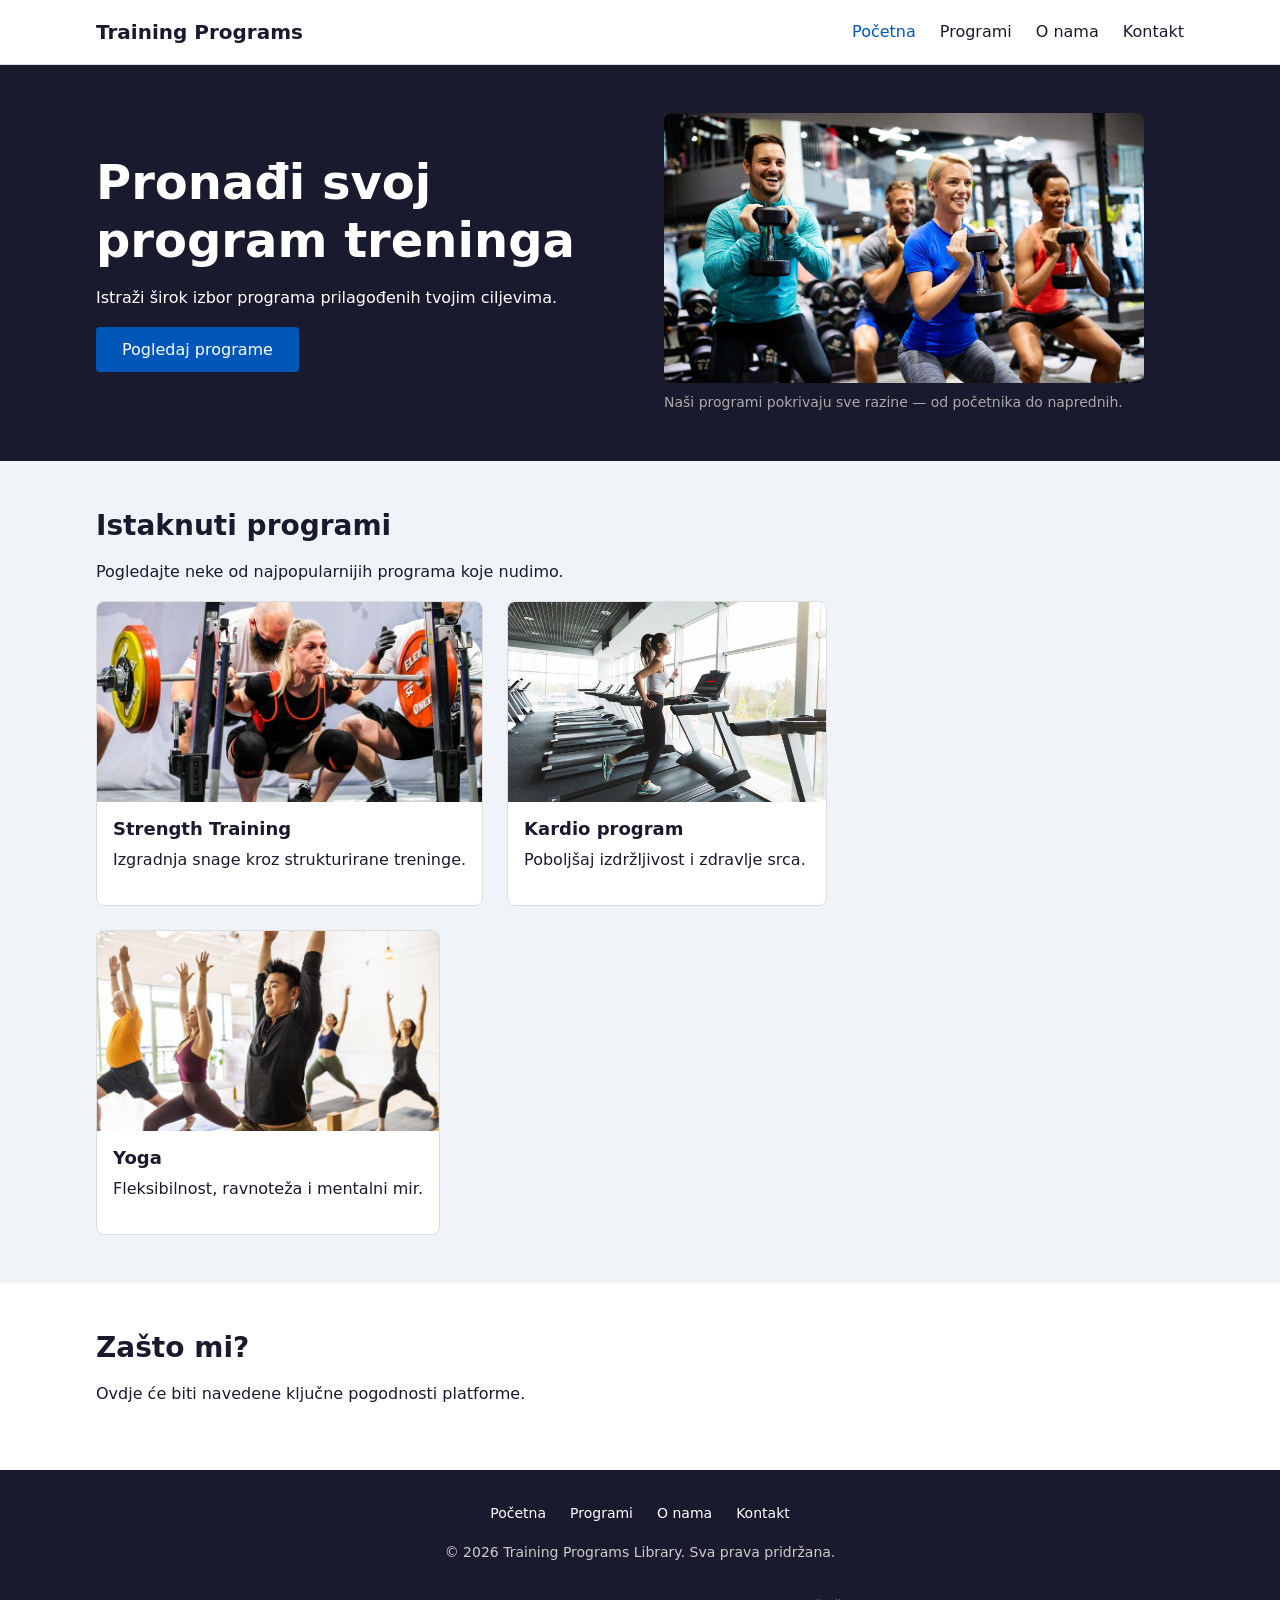
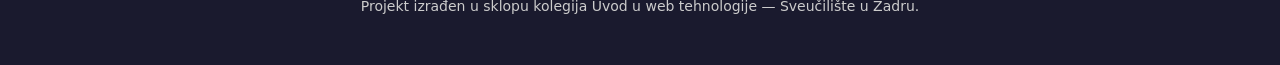
<file: index.html>
<!DOCTYPE html>
<html lang="hr">
<head>
  <meta charset="UTF-8">
  <meta name="viewport" content="width=device-width, initial-scale=1.0">
  <meta name="description" content="Training Programs Library — platforma za fitness programe prilagođene svim razinama.">
  <meta name="author" content="Josip Torić">
  <meta property="og:title" content="Training Programs Library">
  <meta property="og:description" content="Pronađi svoj program treninga — snaga, kardio, yoga i više.">
  <meta property="og:image" content="assets/img/hero-training.jpg">
  <meta property="og:type" content="website">
  <link rel="icon" href="assets/icons/favicon.ico">
  <title>Training Programs Library — Početna</title>
  <link rel="stylesheet" href="styles/tokens.css">
  <link rel="stylesheet" href="styles/base.css">
  <link rel="stylesheet" href="styles/layout.css">
  <link rel="stylesheet" href="styles/components.css">
</head>
<!-- data-page označava koja je stranica aktivna; JS to može pročitati i prilagoditi UI -->
<body data-page="home">

  <!-- Skip link — omogućuje korisnicima tipkovnice da preskoče
       navigaciju i odu direktno na glavni sadržaj stranice -->
  <a class="skip-link" href="#main">Preskoči na sadržaj</a>

  <!-- ========== HEADER ========== -->
  <header class="site-header">
    <div class="container">
      <a class="logo" href="index.html">Training Programs</a>
      <input type="checkbox" id="nav-toggle" class="nav-toggle">
      <label for="nav-toggle" class="nav-toggle-label" aria-label="Otvori izbornik">
        <span></span>
      </label>
      <nav aria-label="Glavna navigacija">
        <ul>
          <!-- aria-current="page" govori screen readeru da ovaj link
               pokazuje na stranicu na kojoj se korisnik trenutno nalazi.
               Bez toga, slijepi korisnik ne bi znao koja stavka menija je "aktivna". -->
          <li><a class="active" aria-current="page" href="index.html">Početna</a></li>
          <li><a href="pages/programs.html">Programi</a></li>
          <li><a href="pages/about.html">O nama</a></li>
          <li><a href="pages/contact.html">Kontakt</a></li>
        </ul>
      </nav>
    </div>
  </header>

  <!-- ========== GLAVNI SADRŽAJ ========== -->
  <!-- id="main" je cilj skip linka — korisnik dolazi ovdje -->
  <main id="main">

    <!-- HERO SEKCIJA — uvodni dio s naslovom i pozivom na akciju -->
    <section class="hero">
      <div class="container">
        <div class="hero-content">
          <h1>Pronađi svoj program treninga</h1>
          <p>Istraži širok izbor programa prilagođenih tvojim ciljevima.</p>
          <a href="pages/programs.html" class="btn btn--primary">Pogledaj programe</a>
        </div>

        <figure>
          <img src="assets/img/hero-training.jpg" alt="Grupa polaznika vježba u modernoj teretani">
          <figcaption>Naši programi pokrivaju sve razine — od početnika do naprednih.</figcaption>
        </figure>
      </div>
    </section>

    <!-- ISTAKNUTI PROGRAMI -->
    <section class="featured">
      <div class="container">
        <h2>Istaknuti programi</h2>
        <p>Pogledajte neke od najpopularnijih programa koje nudimo.</p>

        <div class="featured-grid">
          <article class="card">
            <img src="assets/img/featured-strength.jpg" alt="Polaznica izvodi vježbu čučnja s utezima">
            <div class="card__body">
              <h3 class="card__title">Strength Training</h3>
              <p>Izgradnja snage kroz strukturirane treninge.</p>
            </div>
          </article>

          <article class="card">
            <img src="assets/img/featured-cardio.webp" alt="Polaznica trči na traci u fitness centru">
            <div class="card__body">
              <h3 class="card__title">Kardio program</h3>
              <p>Poboljšaj izdržljivost i zdravlje srca.</p>
            </div>
          </article>

          <article class="card">
            <img src="assets/img/featured-yoga.jpg" alt="Polaznici izvode yoga poze u osvijetljenoj dvorani">
            <div class="card__body">
              <h3 class="card__title">Yoga</h3>
              <p>Fleksibilnost, ravnoteža i mentalni mir.</p>
            </div>
          </article>
        </div>
      </div>
    </section>

    <!-- POGODNOSTI — zašto odabrati ovu platformu -->
    <section class="benefits">
      <div class="container">
        <h2>Zašto mi?</h2>
        <p>Ovdje će biti navedene ključne pogodnosti platforme.</p>
      </div>
    </section>

  </main>

  <!-- ========== FOOTER ========== -->
  <footer class="site-footer">
    <div class="container">
      <nav aria-label="Footer navigacija">
        <ul>
          <li><a href="index.html">Početna</a></li>
          <li><a href="pages/programs.html">Programi</a></li>
          <li><a href="pages/about.html">O nama</a></li>
          <li><a href="pages/contact.html">Kontakt</a></li>
        </ul>
      </nav>

      <p>&copy; 2026 Training Programs Library. Sva prava pridržana.</p>
      <p>Projekt izrađen u sklopu kolegija Uvod u web tehnologije — Sveučilište u Zadru.</p>
    </div>

  </footer>

</body>
</html>
</file>
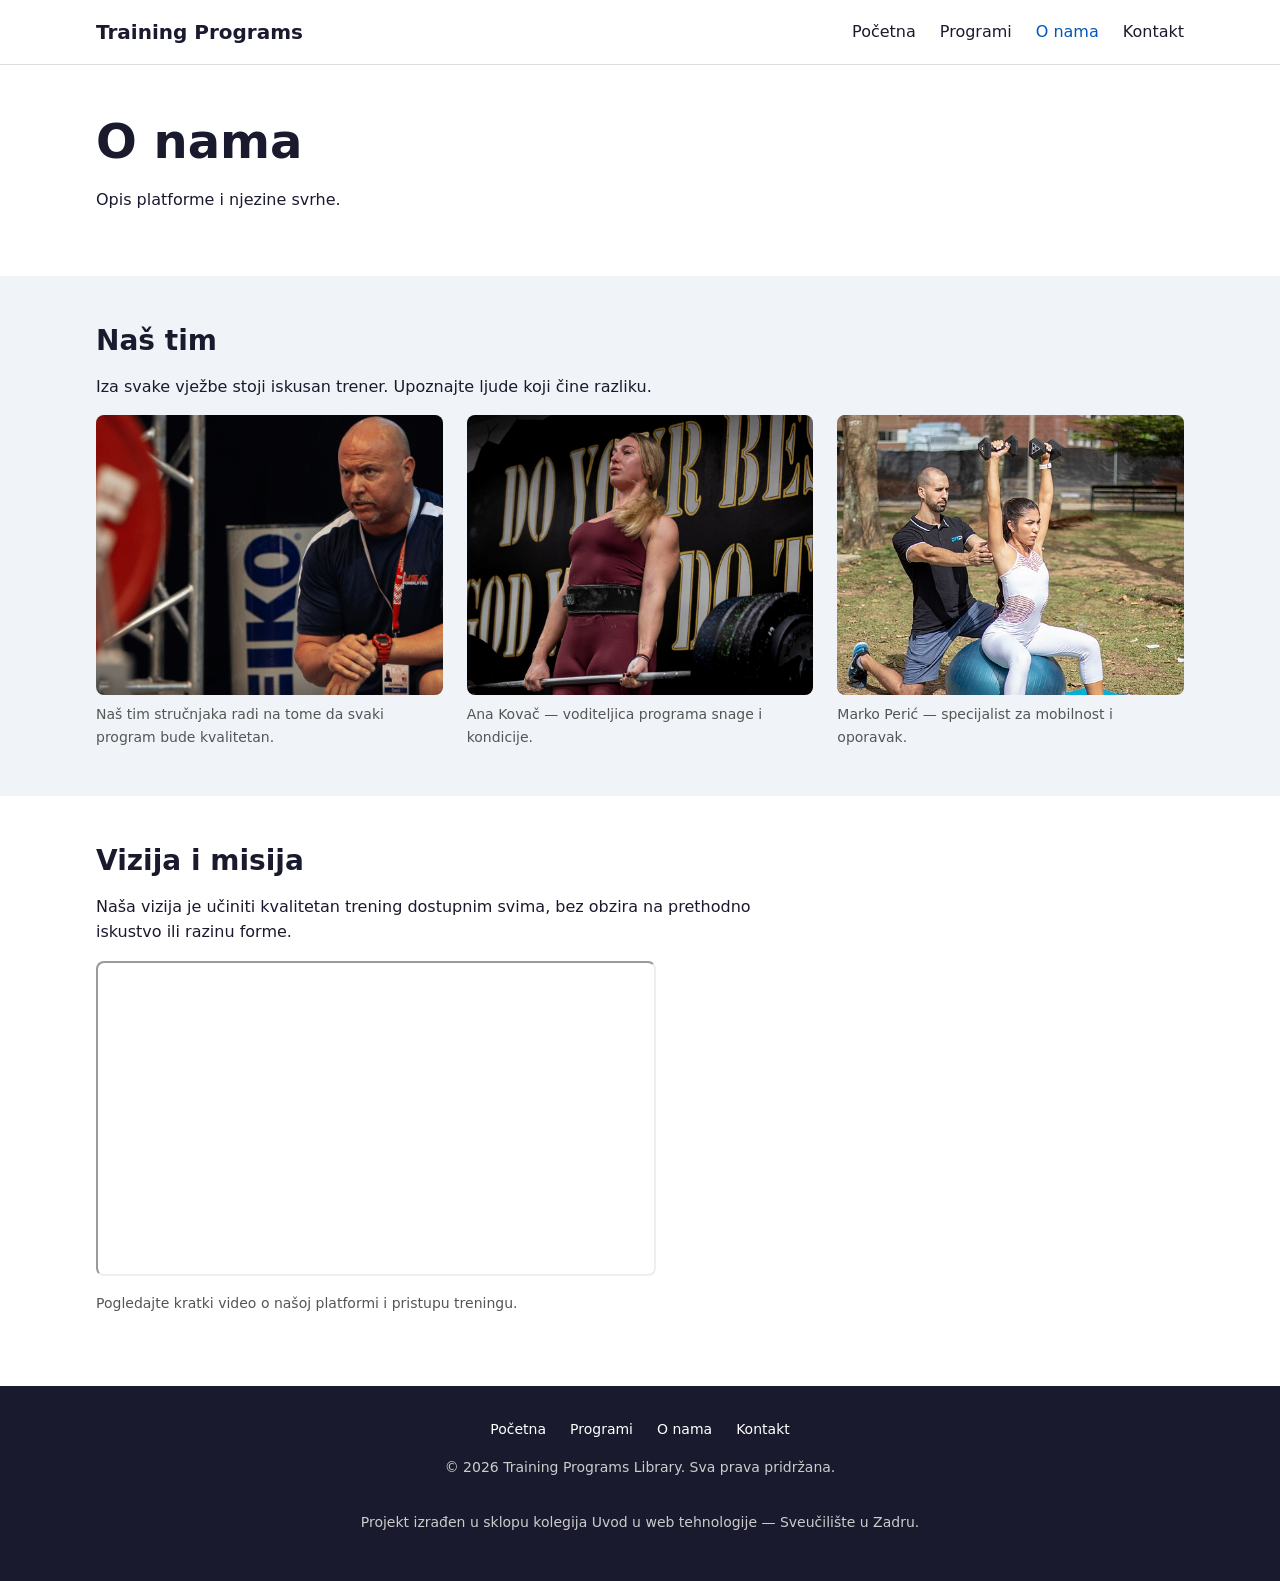
<file: pages/about.html>
<!DOCTYPE html>
<html lang="hr">

<head>
  <meta charset="UTF-8">
  <meta name="viewport" content="width=device-width, initial-scale=1.0">
  <meta name="description" content="Upoznajte tim iza Training Programs Library — stručnjaci za snagu, mobilnost i kondiciju.">
  <meta name="author" content="Josip Torić">
  <link rel="icon" href="../assets/icons/favicon.ico">
  <title>Training Programs Library — O nama</title>
  <link rel="stylesheet" href="../styles/tokens.css">
  <link rel="stylesheet" href="../styles/base.css">
  <link rel="stylesheet" href="../styles/layout.css">
  <link rel="stylesheet" href="../styles/components.css">
</head>

<body data-page="about">

  <a class="skip-link" href="#main">Preskoči na sadržaj</a>

  <!-- ========== HEADER ========== -->
  <header class="site-header">
    <div class="container">
      <a class="logo" href="../index.html">Training Programs</a>
      <input type="checkbox" id="nav-toggle" class="nav-toggle">
      <label for="nav-toggle" class="nav-toggle-label" aria-label="Otvori izbornik">
        <span></span>
      </label>
      <nav aria-label="Glavna navigacija">
        <ul>
          <li><a href="../index.html">Početna</a></li>
          <li><a href="programs.html">Programi</a></li>
          <li><a class="active" aria-current="page" href="about.html">O nama</a></li>
          <li><a href="contact.html">Kontakt</a></li>
        </ul>
      </nav>
    </div>
  </header>

  <!-- ========== GLAVNI SADRŽAJ ========== -->
  <main id="main">

    <!-- O PLATFORMI — što je ova stranica i čemu služi -->
    <section class="about-platform">
      <div class="container">
        <h1>O nama</h1>
        <p>Opis platforme i njezine svrhe.</p>
      </div>
    </section>

    <!-- TIM -->
    <section class="team">
      <div class="container">
        <h2>Naš tim</h2>
        <p>Iza svake vježbe stoji iskusan trener. Upoznajte ljude koji čine razliku.</p>

        <div class="program-grid">
          <figure>
            <img src="../assets/img/team-photo.png" alt="Članovi tima sjede za stolom i planiraju nove programe">
            <figcaption>Naš tim stručnjaka radi na tome da svaki program bude kvalitetan.</figcaption>
          </figure>

          <figure>
            <img src="../assets/img/trainer-ana.jpg" alt="Trenerica Ana u teretani drži kettlebell">
            <figcaption>Ana Kovač — voditeljica programa snage i kondicije.</figcaption>
          </figure>

          <figure>
            <img src="../assets/img/trainer-marko.jpg" alt="Trener Marko demonstrira vježbu istezanja">
            <figcaption>Marko Perić — specijalist za mobilnost i oporavak.</figcaption>
          </figure>
        </div>
      </div>
    </section>

    <!-- VIZIJA -->
    <section class="vision">
      <div class="container">
        <h2>Vizija i misija</h2>
        <p>Naša vizija je učiniti kvalitetan trening dostupnim svima, bez obzira na
          prethodno iskustvo ili razinu forme.</p>

        <!-- YouTube embed -->
        <figure>
          <iframe width="560" height="315" src="https://www.youtube.com/embed/3i4jvmDrtdY?si=1yH0VEP0rzFW9Lz2"
            title="Video o Training Programs platformi i pristupu treningu"
            allow="accelerometer; autoplay; clipboard-write; encrypted-media; gyroscope; picture-in-picture; web-share"
            referrerpolicy="strict-origin-when-cross-origin" allowfullscreen loading="lazy">
          </iframe>
          <figcaption>Pogledajte kratki video o našoj platformi i pristupu treningu.</figcaption>
        </figure>
      </div>
    </section>

  </main>

  <!-- ========== FOOTER ========== -->
  <footer class="site-footer">
    <div class="container">
      <nav aria-label="Footer navigacija">
        <ul>
          <li><a href="../index.html">Početna</a></li>
          <li><a href="programs.html">Programi</a></li>
          <li><a href="about.html">O nama</a></li>
          <li><a href="contact.html">Kontakt</a></li>
        </ul>
      </nav>

      <p>&copy; 2026 Training Programs Library. Sva prava pridržana.</p>
      <p>Projekt izrađen u sklopu kolegija Uvod u web tehnologije — Sveučilište u Zadru.</p>
    </div>

  </footer>

</body>

</html>
</file>
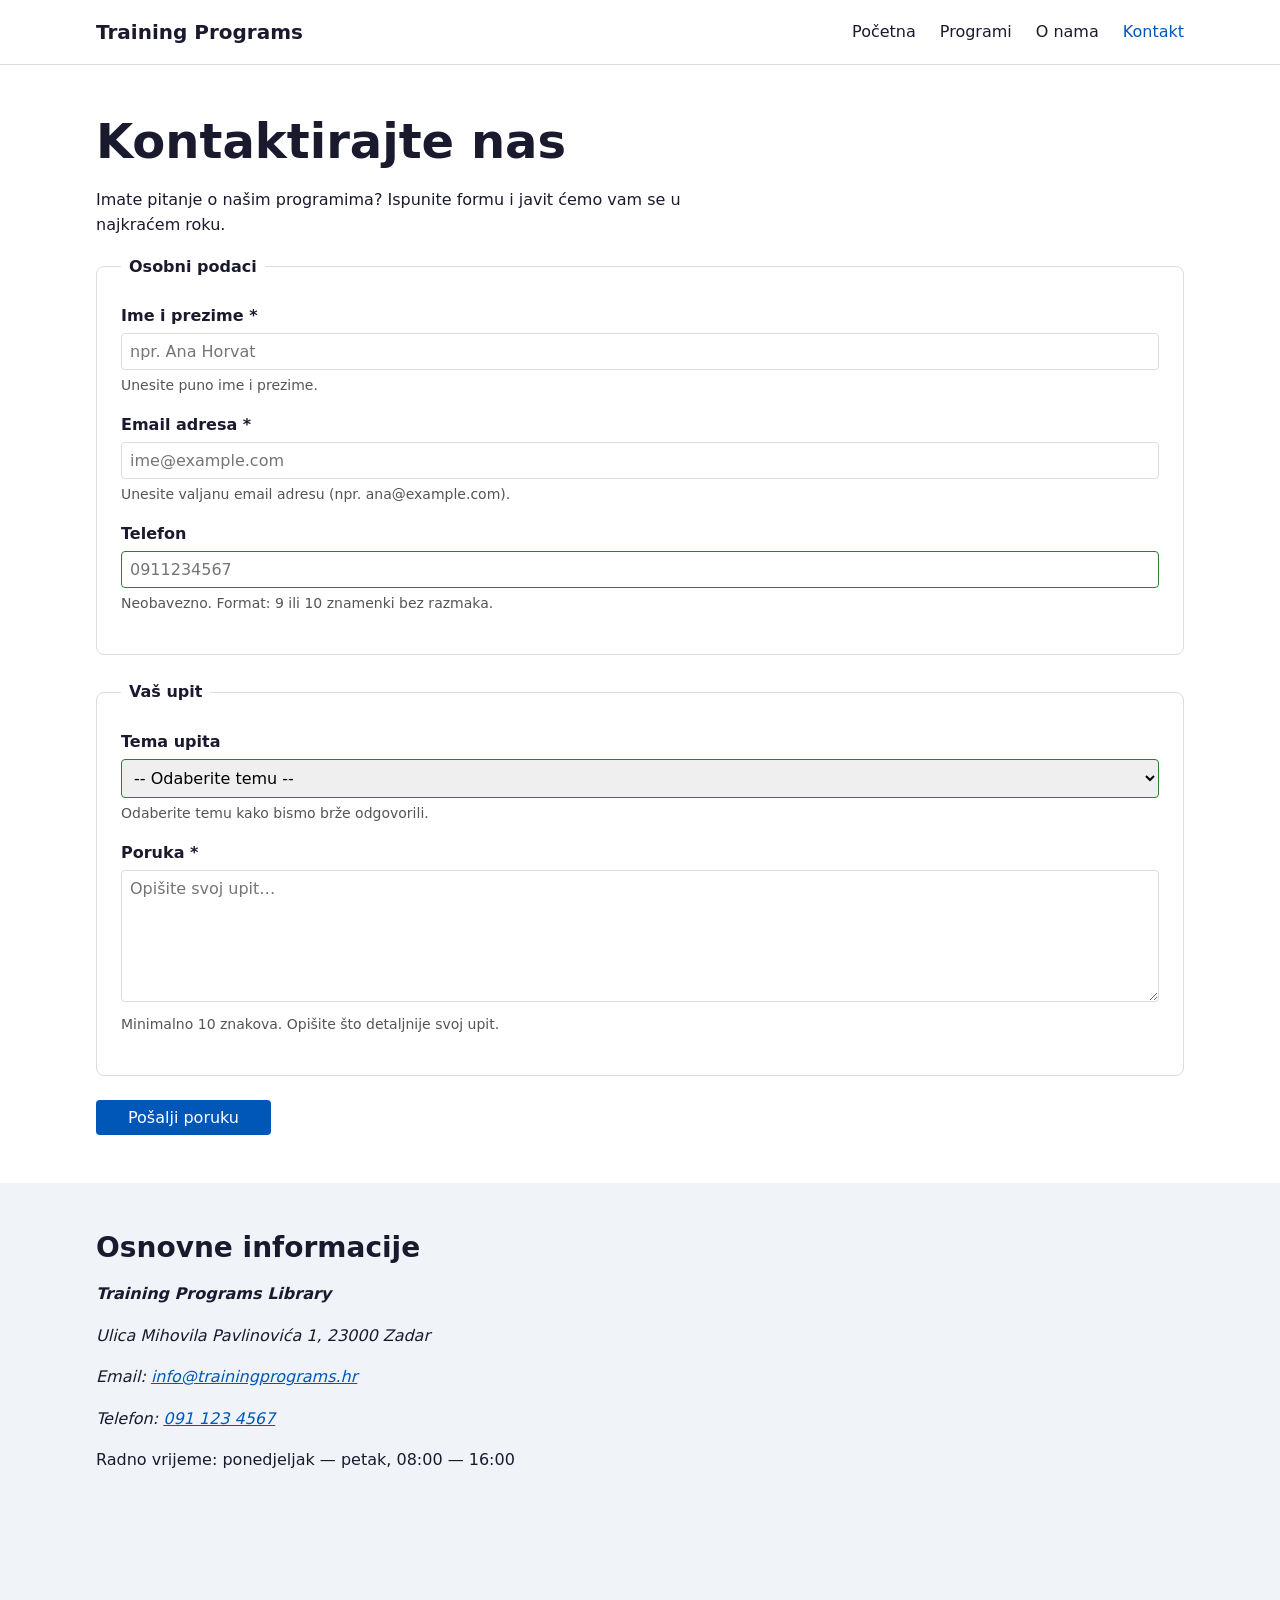
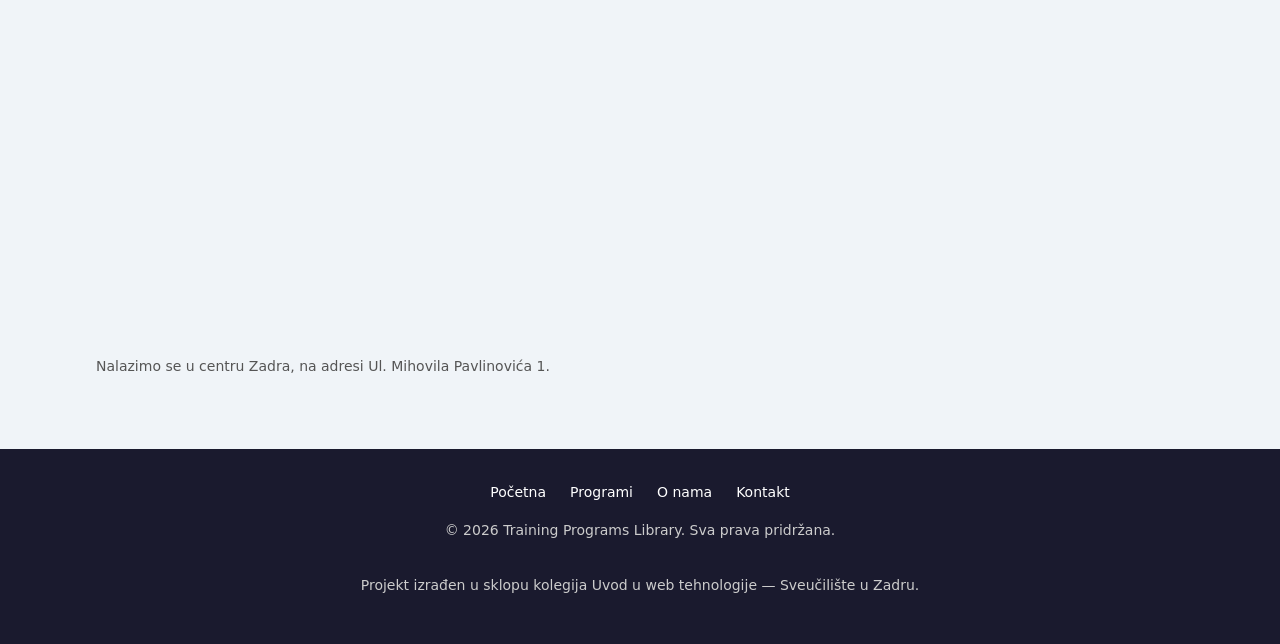
<file: pages/contact.html>
<!DOCTYPE html>
<html lang="hr">

<head>
  <meta charset="UTF-8">
  <meta name="viewport" content="width=device-width, initial-scale=1.0">
  <meta name="description" content="Kontaktirajte nas — pošaljite upit o programima, cijenama ili rasporedu.">
  <meta name="author" content="Josip Torić">
  <link rel="icon" href="../assets/icons/favicon.ico">
  <title>Training Programs Library — Kontakt</title>
  <link rel="stylesheet" href="../styles/tokens.css">
  <link rel="stylesheet" href="../styles/base.css">
  <link rel="stylesheet" href="../styles/layout.css">
  <link rel="stylesheet" href="../styles/components.css">
</head>

<body data-page="contact">

  <a class="skip-link" href="#main">Preskoči na sadržaj</a>

  <!-- ========== HEADER ========== -->
  <header class="site-header">
    <div class="container">
      <a class="logo" href="../index.html">Training Programs</a>
      <input type="checkbox" id="nav-toggle" class="nav-toggle">
      <label for="nav-toggle" class="nav-toggle-label" aria-label="Otvori izbornik">
        <span></span>
      </label>
      <nav aria-label="Glavna navigacija">
        <ul>
          <li><a href="../index.html">Početna</a></li>
          <li><a href="programs.html">Programi</a></li>
          <li><a href="about.html">O nama</a></li>
          <li><a class="active" aria-current="page" href="contact.html">Kontakt</a></li>
        </ul>
      </nav>
    </div>
  </header>

  <!-- ========== GLAVNI SADRŽAJ ========== -->
  <main id="main">

    <!-- KONTAKT FORMA -->
    <section class="contact-form">
      <div class="container">
        <h1>Kontaktirajte nas</h1>
        <p>Imate pitanje o našim programima? Ispunite formu i javit ćemo vam se u najkraćem roku.</p>

        <form action="#" method="post">

          <!-- Globalne poruke nakon slanja (priprema za JS) -->
          <div class="form-message form-message--success" hidden>
            <p>Hvala na poruci! Javit ćemo vam se u najkraćem roku.</p>
          </div>
          <div class="form-message form-message--error" hidden>
            <p>Nešto je pošlo po krivu. Molimo pokušajte ponovno.</p>
          </div>

          <!-- Grupa: osobni podaci -->
          <fieldset>
            <legend>Osobni podaci</legend>

            <label for="name">Ime i prezime *</label>
            <input type="text" id="name" name="name" required placeholder="npr. Ana Horvat">
            <p class="form-help">Unesite puno ime i prezime.</p>

            <label for="email">Email adresa *</label>
            <input type="email" id="email" name="email" required placeholder="ime@example.com">
            <p class="form-help">Unesite valjanu email adresu (npr. ana@example.com).</p>

            <label for="phone">Telefon</label>
            <input type="tel" id="phone" name="phone" pattern="[0-9]{9,10}" placeholder="0911234567">
            <p class="form-help">Neobavezno. Format: 9 ili 10 znamenki bez razmaka.</p>
          </fieldset>

          <!-- Grupa: poruka -->
          <fieldset>
            <legend>Vaš upit</legend>

            <label for="topic">Tema upita</label>
            <select id="topic" name="topic">
              <option value="">-- Odaberite temu --</option>
              <option value="info">Opće informacije</option>
              <option value="programs">Programi i raspored</option>
              <option value="pricing">Cijene i uplate</option>
              <option value="other">Ostalo</option>
            </select>
            <p class="form-help">Odaberite temu kako bismo brže odgovorili.</p>

            <label for="message">Poruka *</label>
            <textarea id="message" name="message" rows="6" required minlength="10"
              placeholder="Opišite svoj upit…"></textarea>
            <p class="form-help">Minimalno 10 znakova. Opišite što detaljnije svoj upit.</p>
          </fieldset>

          <button type="submit" class="btn btn--primary">Pošalji poruku</button>

        </form>
      </div>
    </section>

    <!-- KONTAKT INFORMACIJE -->
    <section class="contact-info">
      <div class="container">
        <h2>Osnovne informacije</h2>

        <address>
          <p><strong>Training Programs Library</strong></p>
          <p>Ulica Mihovila Pavlinovića 1, 23000 Zadar</p>
          <p>Email: <a href="mailto:info@trainingprograms.hr">info@trainingprograms.hr</a></p>
          <p>Telefon: <a href="tel:+385911234567">091 123 4567</a></p>
        </address>

        <p>Radno vrijeme: ponedjeljak — petak, 08:00 — 16:00</p>

        <!-- Google Maps embed -->
        <figure>
          <iframe
            src="https://www.google.com/maps/embed?pb=!1m18!1m12!1m3!1d2878.4024454817747!2d15.2227!3d44.1194!2m3!1f0!2f0!3f0!3m2!1i1024!2i768!4f13.1!3m3!1m2!1s0x4761fa81d05eb737%3A0x2b77f436e1e4b0a4!2sUlica%20Mihovila%20Pavlinovi%C4%87a%201%2C%2023000%2C%20Zadar!5e0!3m2!1shr!2shr!4v1710000000000"
            width="600"
            height="450"
            style="border:0;"
            allowfullscreen=""
            loading="lazy"
            title="Lokacija Training Programs Library na karti grada Zadra">
          </iframe>
          <figcaption>Nalazimo se u centru Zadra, na adresi Ul. Mihovila Pavlinovića 1.</figcaption>
        </figure>
      </div>
    </section>

  </main>

  <!-- ========== FOOTER ========== -->
  <footer class="site-footer">
    <div class="container">
      <nav aria-label="Footer navigacija">
        <ul>
          <li><a href="../index.html">Početna</a></li>
          <li><a href="programs.html">Programi</a></li>
          <li><a href="about.html">O nama</a></li>
          <li><a href="contact.html">Kontakt</a></li>
        </ul>
      </nav>

      <p>&copy; 2026 Training Programs Library. Sva prava pridržana.</p>
      <p>Projekt izrađen u sklopu kolegija Uvod u web tehnologije — Sveučilište u Zadru.</p>
    </div>

  </footer>

</body>

</html>
</file>
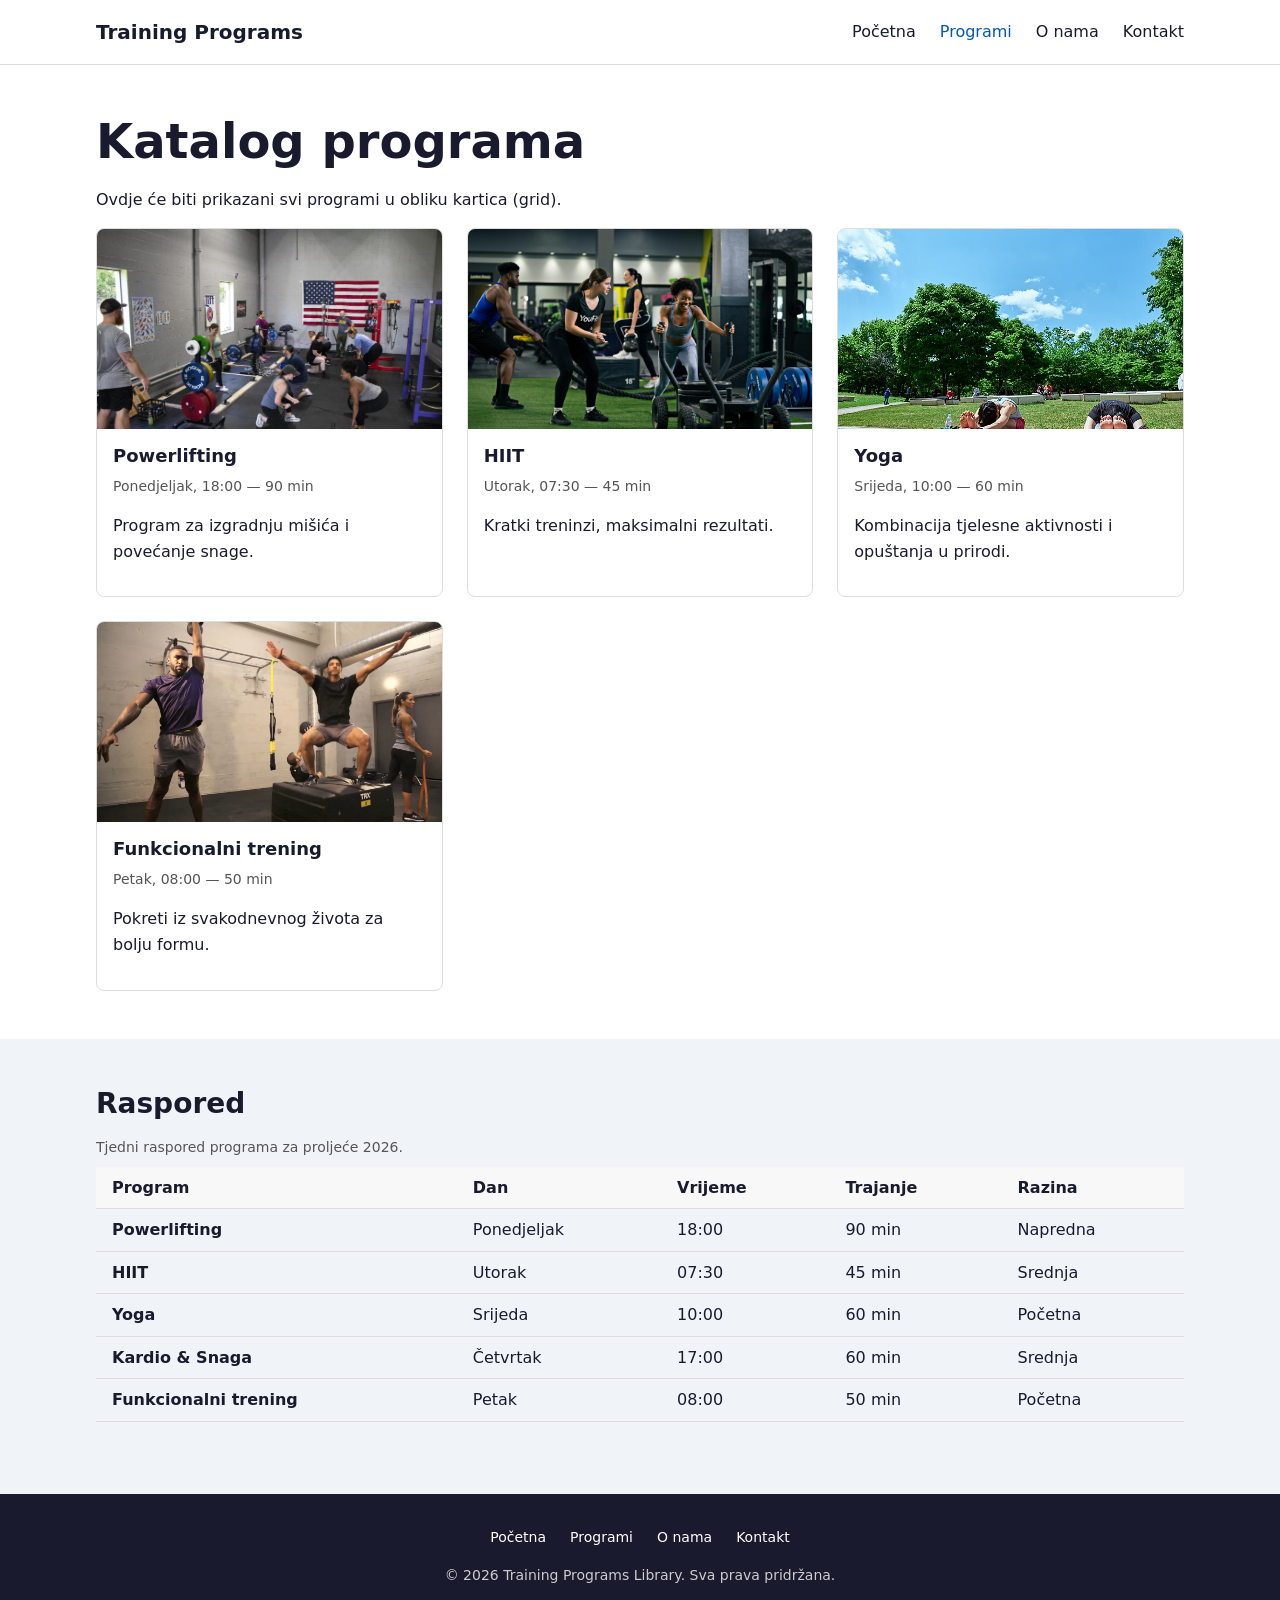
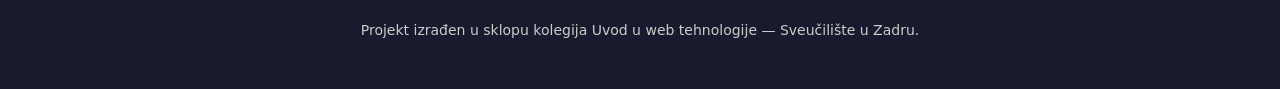
<file: pages/programs.html>
<!DOCTYPE html>
<html lang="hr">

<head>
  <meta charset="UTF-8">
  <meta name="viewport" content="width=device-width, initial-scale=1.0">
  <meta name="description" content="Katalog fitness programa — powerlifting, HIIT, yoga, funkcionalni trening i više.">
  <meta name="author" content="Josip Torić">
  <link rel="icon" href="../assets/icons/favicon.ico">
  <title>Training Programs Library — Programi</title>
  <link rel="stylesheet" href="../styles/tokens.css">
  <link rel="stylesheet" href="../styles/base.css">
  <link rel="stylesheet" href="../styles/layout.css">
  <link rel="stylesheet" href="../styles/components.css">
</head>

<body data-page="programs">

  <a class="skip-link" href="#main">Preskoči na sadržaj</a>

  <!-- ========== HEADER ========== -->
  <header class="site-header">
    <div class="container">
      <a class="logo" href="../index.html">Training Programs</a>
      <input type="checkbox" id="nav-toggle" class="nav-toggle">
      <label for="nav-toggle" class="nav-toggle-label" aria-label="Otvori izbornik">
        <span></span>
      </label>
      <nav aria-label="Glavna navigacija">
        <ul>
          <li><a href="../index.html">Početna</a></li>
          <li><a class="active" aria-current="page" href="programs.html">Programi</a></li>
          <li><a href="about.html">O nama</a></li>
          <li><a href="contact.html">Kontakt</a></li>
        </ul>
      </nav>
    </div>
  </header>

  <!-- ========== GLAVNI SADRŽAJ ========== -->
  <main id="main">

    <!-- KATALOG PROGRAMA — prikaz svih programa u grid karticama -->
    <section class="catalog">
      <div class="container">
        <h1>Katalog programa</h1>
        <p>Ovdje će biti prikazani svi programi u obliku kartica (grid).</p>

        <div class="program-grid">
          <article class="card">
            <img src="../assets/img/program-powerlifting.jpg" alt="Polaznici rade powerlifting">
            <div class="card__body">
              <h3 class="card__title">Powerlifting</h3>
              <p class="card__meta">Ponedjeljak, 18:00 — 90 min</p>
              <p>Program za izgradnju mišića i povećanje snage.</p>
            </div>
          </article>

          <article class="card">
            <img src="../assets/img/program-hiit.jpg" alt="Skupina polaznika na HIIT treningu visoke intenzivnosti">
            <div class="card__body">
              <h3 class="card__title">HIIT</h3>
              <p class="card__meta">Utorak, 07:30 — 45 min</p>
              <p>Kratki treninzi, maksimalni rezultati.</p>
            </div>
          </article>

          <article class="card">
            <img src="../assets/img/program-yoga.jpg" alt="Grupa polaznika izvodi yoga poze na otvorenom">
            <div class="card__body">
              <h3 class="card__title">Yoga</h3>
              <p class="card__meta">Srijeda, 10:00 — 60 min</p>
              <p>Kombinacija tjelesne aktivnosti i opuštanja u prirodi.</p>
            </div>
          </article>

          <article class="card">
            <img src="../assets/img/program-functional.webp" alt="Polaznik radi funkcionalni trening s kettlebellom">
            <div class="card__body">
              <h3 class="card__title">Funkcionalni trening</h3>
              <p class="card__meta">Petak, 08:00 — 50 min</p>
              <p>Pokreti iz svakodnevnog života za bolju formu.</p>
            </div>
          </article>
        </div>
      </div>
    </section>

    <!-- TABLICA RASPOREDA -->
    <section class="schedule">
      <div class="container">
        <h2>Raspored</h2>

        <div class="table-wrap">
        <table>
          <caption>Tjedni raspored programa za proljeće 2026.</caption>
          <thead>
            <tr>
              <th scope="col">Program</th>
              <th scope="col">Dan</th>
              <th scope="col">Vrijeme</th>
              <th scope="col">Trajanje</th>
              <th scope="col">Razina</th>
            </tr>
          </thead>
          <tbody>
            <tr>
              <th scope="row">Powerlifting</th>
              <td>Ponedjeljak</td>
              <td>18:00</td>
              <td>90 min</td>
              <td>Napredna</td>
            </tr>
            <tr>
              <th scope="row">HIIT</th>
              <td>Utorak</td>
              <td>07:30</td>
              <td>45 min</td>
              <td>Srednja</td>
            </tr>
            <tr>
              <th scope="row">Yoga</th>
              <td>Srijeda</td>
              <td>10:00</td>
              <td>60 min</td>
              <td>Početna</td>
            </tr>
            <tr>
              <th scope="row">Kardio &amp; Snaga</th>
              <td>Četvrtak</td>
              <td>17:00</td>
              <td>60 min</td>
              <td>Srednja</td>
            </tr>
            <tr>
              <th scope="row">Funkcionalni trening</th>
              <td>Petak</td>
              <td>08:00</td>
              <td>50 min</td>
              <td>Početna</td>
            </tr>
          </tbody>
        </table>
        </div>
      </div>
    </section>

  </main>

  <!-- ========== FOOTER ========== -->
  <footer class="site-footer">
    <div class="container">
      <nav aria-label="Footer navigacija">
        <ul>
          <li><a href="../index.html">Početna</a></li>
          <li><a href="programs.html">Programi</a></li>
          <li><a href="about.html">O nama</a></li>
          <li><a href="contact.html">Kontakt</a></li>
        </ul>
      </nav>

      <p>&copy; 2026 Training Programs Library. Sva prava pridržana.</p>
      <p>Projekt izrađen u sklopu kolegija Uvod u web tehnologije — Sveučilište u Zadru.</p>
    </div>

  </footer>

</body>

</html>
</file>
<file: styles/tokens.css>
/* ==============================================
   DESIGN TOKENI
   Centralizirane vrijednosti za cijeli projekt.
   Sve ostale CSS datoteke koriste var(--token).
   ============================================== */

:root {
  /* ---------- Boje ---------- */
  --color-primary:    #0057b8;
  --color-secondary:  #f5a623;
  --color-bg:         #ffffff;
  --color-bg-alt:     #f0f4f8;
  --color-surface:    #f8f8f8;
  --color-text:       #1a1a2e;
  --color-text-muted: #555555;
  --color-border:     #dddddd;
  --color-focus:      #0057b8;
  --color-hero-bg:    #1a1a2e;

  /* ---------- Spacing skala (baza 8px) ---------- */
  --space-1: 0.25rem;   /*  4px */
  --space-2: 0.5rem;    /*  8px */
  --space-3: 1rem;      /* 16px */
  --space-4: 1.5rem;    /* 24px */
  --space-5: 2rem;      /* 32px */
  --space-6: 3rem;      /* 48px */

  /* ---------- Zaobljenja ---------- */
  --radius-sm: 4px;
  --radius-md: 8px;

  /* ---------- Tipografija ---------- */
  --font-sans: system-ui, -apple-system, "Segoe UI", Roboto, sans-serif;
  --font-mono: "Fira Code", ui-monospace, monospace;
}
</file>
<file: styles/base.css>
/* ==============================================
   BASE STILOVI
   Reset-lite, body, linkovi, slike, skip link.
   Ovisi o tokens.css (mora biti ucitan prije).
   ============================================== */

/* ---------- Reset-lite ---------- */

*,
*::before,
*::after {
  box-sizing: border-box;
  margin: 0;
  padding: 0;
}

/* ---------- Body ---------- */

body {
  font-family: var(--font-sans);
  font-size: 1rem;
  line-height: 1.6;
  color: var(--color-text);
  background-color: var(--color-bg);
}

/* ---------- Linkovi ---------- */

a {
  color: var(--color-primary);
  text-decoration: underline;
}

a:hover {
  text-decoration: none;
}

a:focus-visible {
  outline: 2px solid var(--color-focus);
  outline-offset: 2px;
  border-radius: var(--radius-sm);
}

/* ---------- Slike ---------- */

img {
  max-width: 100%;
  display: block;
  height: auto;
}

/* ---------- Skip link ---------- */

.skip-link {
  position: absolute;
  top: -100%;
  left: var(--space-3);
  padding: var(--space-2) var(--space-3);
  background: var(--color-primary);
  color: #fff;
  text-decoration: none;
  border-radius: var(--radius-sm);
  z-index: 100;
}

.skip-link:focus {
  top: var(--space-2);
}

/* ---------- Container ---------- */

.container {
  max-width: 72rem;
  margin-inline: auto;
  padding-inline: var(--space-4);
}

/* ---------- Tipografija ---------- */

h1, h2, h3 {
  line-height: 1.2;
  margin-bottom: var(--space-3);
}

h1 { font-size: 2rem; }
h2 { font-size: 1.5rem; }
h3 { font-size: 1.25rem; }

p {
  margin-bottom: var(--space-3);
  max-width: 65ch;
}

/* ---------- Sekcije ---------- */

section {
  padding: var(--space-6) 0;
}

/* Alterirajuce pozadine za vizualni ritam */
section:nth-of-type(even) {
  background-color: var(--color-bg-alt);
}

/* ---------- Navigacija (liste) ---------- */

nav ul {
  list-style: none;
  display: flex;
  gap: var(--space-4);
}

nav a {
  text-decoration: none;
  color: var(--color-text);
}

nav a:hover,
nav a.active {
  color: var(--color-primary);
}

/* ---------- Header ---------- */

header {
  padding: var(--space-3) 0;
  border-bottom: 1px solid var(--color-border);
}

/* ---------- Footer ---------- */

footer {
  padding: var(--space-5) 0;
  margin-top: 0;
  background-color: var(--color-hero-bg);
  color: #cccccc;
  font-size: 0.875rem;
}

footer a {
  color: #ffffff;
}

/* ---------- Figure / figcaption ---------- */

figure {
  margin-bottom: var(--space-4);
}

figure img {
  max-width: 480px;
  border-radius: var(--radius-md);
}

figcaption {
  margin-top: var(--space-2);
  font-size: 0.875rem;
  color: var(--color-text-muted);
}

/* ---------- Tablica ---------- */

.table-wrap {
  overflow-x: auto; /* horizontalni scroll kad tablica ne stane */
}

table {
  width: 100%;
  border-collapse: collapse;
  margin-bottom: var(--space-4);
}

caption {
  text-align: left;
  margin-bottom: var(--space-2);
  font-size: 0.875rem;
  color: var(--color-text-muted);
}

th, td {
  padding: var(--space-2) var(--space-3);
  text-align: left;
  border-bottom: 1px solid var(--color-border);
}

thead th {
  background-color: var(--color-surface);
  font-weight: bold;
}

tbody tr:hover {
  background-color: var(--color-surface);
}

/* ---------- Forme ---------- */

label {
  display: block;
  margin-bottom: var(--space-1);
  font-weight: bold;
}

input,
textarea,
select {
  width: 100%;
  padding: var(--space-2);
  border: 1px solid var(--color-border);
  border-radius: var(--radius-sm);
  font-family: inherit;
  font-size: 1rem;
  margin-bottom: var(--space-1);
}

input:focus-visible,
textarea:focus-visible,
select:focus-visible {
  outline: 2px solid var(--color-focus);
  outline-offset: 2px;
  border-color: var(--color-focus);
}

fieldset {
  border: 1px solid var(--color-border);
  border-radius: var(--radius-md);
  padding: var(--space-4);
  margin-bottom: var(--space-4);
}

legend {
  font-weight: bold;
  padding: 0 var(--space-2);
}

.form-help {
  font-size: 0.875rem;
  color: var(--color-text-muted);
  margin-bottom: var(--space-3);
}

button[type="submit"] {
  padding: var(--space-2) var(--space-5);
  background-color: var(--color-primary);
  color: #fff;
  border: none;
  border-radius: var(--radius-sm);
  font-size: 1rem;
  cursor: pointer;
}

button[type="submit"]:hover {
  opacity: 0.9;
}

button[type="submit"]:focus-visible {
  outline: 2px solid var(--color-focus);
  outline-offset: 2px;
}

/* ---------- Pristupačnost ---------- */

/* Vizualno skriveno, ali čitljivo za screen readere */
.sr-only {
  position: absolute;
  width: 1px;
  height: 1px;
  padding: 0;
  margin: -1px;
  overflow: hidden;
  clip: rect(0, 0, 0, 0);
  border: 0;
}

/* Svi interaktivni elementi: konzistentan fokus */
:focus-visible {
  outline: 2px solid var(--color-focus);
  outline-offset: 2px;
}

/* Iframe responzivni omotac */
figure iframe {
  max-width: 100%;
  border-radius: var(--radius-md);
}

/* Odabir teksta - dovoljan kontrast */
::selection {
  background-color: var(--color-primary);
  color: #fff;
}
</file>
<file: styles/layout.css>
/* ==============================================
   LAYOUT
   Flex/Grid layout za header, footer i sekcije.
   Ovisi o tokens.css i base.css.
   ============================================== */

/* ---------- Header layout ---------- */

.site-header {
  position: sticky;
  top: 0;
  z-index: 100;
  background: var(--color-bg);
}

.site-header .container {
  display: flex;
  justify-content: space-between;
  align-items: center;
}

.site-header .logo {
  font-size: 1.25rem;
  font-weight: bold;
  text-decoration: none;
  color: var(--color-text);
}

.site-header .logo:hover {
  color: var(--color-primary);
}

/* ---------- Footer layout ---------- */

.site-footer .container {
  display: flex;
  flex-direction: column;
  align-items: center;
  gap: var(--space-3);
  text-align: center;
}

.site-footer nav ul {
  justify-content: center;
}

/* ---------- Hero layout ---------- */

.hero {
  background-color: var(--color-hero-bg);
  color: #ffffff;
}

.hero a:not(.btn) {
  color: #cce0ff;
}

.hero figcaption {
  color: #aaaaaa;
}

.hero .container {
  display: flex;
  align-items: center;
  gap: var(--space-5);
  flex-wrap: wrap;
}

.hero-content {
  flex: 1 1 300px; /* min 300px, raste ravnomjerno */
}

.hero figure {
  flex: 1 1 300px; /* min 300px, raste ravnomjerno */
  min-width: 0; /* sprjecava flex item overflow */
  margin-bottom: 0;
}

/* ---------- Featured grid (flex) ---------- */

.featured-grid {
  display: flex;
  gap: var(--space-4);
  flex-wrap: wrap; /* kartice prelaze u novi red kad nema mjesta */
}

.featured-grid figure {
  flex: 1 1 280px; /* raste/skuplja se, min 280px prije prelaska u novi red */
  margin-bottom: 0;
}

.featured-grid figure img {
  width: 100%;
  height: 280px;
  object-fit: cover;
  object-position: top;
}

/* ---------- Programs grid (CSS Grid) ---------- */

.program-grid {
  display: grid;
  grid-template-columns: repeat(auto-fit, minmax(280px, 1fr));
  gap: var(--space-4);
}

.program-grid figure {
  margin-bottom: 0;
}

.program-grid figure img {
  width: 100%;
  height: 280px;
  object-fit: cover;
  object-position: top;
}

/* Debug notes:
   Bug: width: 600px na .program-grid figure img uzrokovao horizontalni scroll.
   Dijagnoza: * { outline: 1px solid red } otkrio element koji strši izvan containera.
   Fix: zamijeniti fiksnu širinu s width: 100% (relativna jedinica). */

/* ---------- Hamburger toggle (CSS-only) ---------- */

.nav-toggle {
  display: none; /* checkbox je uvijek skriven */
}

.nav-toggle-label {
  display: none; /* vidljiv samo na mobitelu (vidi media query) */
  cursor: pointer;
  padding: var(--space-2);
}

/* Hamburger ikona: 3 linije od span + ::before/::after */
.nav-toggle-label span,
.nav-toggle-label span::before,
.nav-toggle-label span::after {
  display: block;
  width: 24px;
  height: 2px;
  background: var(--color-text);
  position: relative;
}

.nav-toggle-label span::before,
.nav-toggle-label span::after {
  content: '';
  position: absolute;
}

.nav-toggle-label span::before { top: -7px; }
.nav-toggle-label span::after  { top:  7px; }

/* Na mobitelu: hamburger vidljiv, nav skriven s tranzicijom */
@media (max-width: 767px) {
  .nav-toggle-label {
    display: block;
  }

  .site-header nav {
    position: absolute;
    top: 100%;
    left: 0;
    width: 100%;
    background: var(--color-bg);
    padding: var(--space-4);
    border-bottom: 1px solid var(--color-border);
    /* Tranzicija umjesto display:none/block */
    transform: translateY(-10px);
    opacity: 0;
    pointer-events: none;
    transition: transform 0.3s ease, opacity 0.3s ease;
  }

  /* Checkbox hack: kad je checked, prikaži nav s animacijom */
  .nav-toggle:checked ~ nav {
    transform: translateY(0);
    opacity: 1;
    pointer-events: auto;
  }

  .site-header nav ul {
    flex-direction: column;
    gap: var(--space-3);
  }

  /* Hamburger ikona animacija: srednja linija nestaje, gornja/donja rotiraju u X */
  .nav-toggle:checked ~ .nav-toggle-label span {
    background: transparent;
  }

  .nav-toggle:checked ~ .nav-toggle-label span::before {
    top: 0;
    transform: rotate(45deg);
  }

  .nav-toggle:checked ~ .nav-toggle-label span::after {
    top: 0;
    transform: rotate(-45deg);
  }

  .nav-toggle-label span::before,
  .nav-toggle-label span::after {
    transition: top 0.2s ease, transform 0.2s ease;
  }
}

/* ==============================================
   RESPONSIVE BREAKPOINTS (mobile-first)
   Base = mobitel, media queryji dodaju za vece ekrane.
   ============================================== */

@media (min-width: 768px) {
  /* Hero: na tabletu tekst i slika idu u red */
  .hero .container {
    flex-wrap: nowrap;
  }

  /* Tipografija: veci naslovi na sirem ekranu */
  h1 { font-size: 2.5rem; }
  h2 { font-size: 1.75rem; }
}

@media (min-width: 1024px) {
  /* Container: veci padding na desktopu */
  .container {
    padding-inline: var(--space-5);
  }

  /* Hero: veci gap na desktopu */
  .hero .container {
    gap: var(--space-6);
  }

  /* Tipografija: jos veci naslovi */
  h1 { font-size: 3rem; }
}
</file>
<file: styles/components.css>
/* ==============================================
   COMPONENTS
   Reusable komponente: button, card, form-message.
   Ovisi o tokens.css i base.css.
   ============================================== */

/* ---------- Button ---------- */

.btn {
  display: inline-block;
  padding: var(--space-2) var(--space-4);
  font-size: 1rem;
  font-family: inherit;
  text-decoration: none;
  border: 2px solid transparent;
  border-radius: var(--radius-sm);
  cursor: pointer;
  transition: background-color 0.2s ease, color 0.2s ease;
}

.btn--primary {
  background-color: var(--color-primary);
  color: #fff;
}

.btn--primary:hover {
  opacity: 0.9;
}

.btn:focus-visible {
  outline: 2px solid var(--color-focus);
  outline-offset: 2px;
}

.btn--ghost {
  background-color: transparent;
  color: var(--color-primary);
  border-color: var(--color-primary);
}

.btn--ghost:hover {
  background-color: var(--color-primary);
  color: #fff;
}

/* ---------- Card ---------- */

.card {
  background: var(--color-bg);
  border: 1px solid var(--color-border);
  border-radius: var(--radius-md);
  overflow: hidden;
  transition: box-shadow 0.2s ease;
}

.card:hover {
  box-shadow: 0 4px 12px rgba(0, 0, 0, 0.1);
}

.card img {
  width: 100%;
  height: 200px;
  object-fit: cover;
  object-position: top;
}

.card__body {
  padding: var(--space-3);
}

.card__title {
  font-size: 1.125rem;
  margin-bottom: var(--space-2);
}

.card__meta {
  font-size: 0.875rem;
  color: var(--color-text-muted);
}

/* ---------- Form validacija ---------- */

input:valid,
textarea:valid,
select:valid {
  border-color: #2e7d32;
}

input:invalid:not(:placeholder-shown),
textarea:invalid:not(:placeholder-shown) {
  border-color: #c62828;
}

/* Poruke o uspjehu/grešci */
.form-message--success {
  color: #2e7d32;
  background: #e8f5e9;
  padding: var(--space-2) var(--space-3);
  border-radius: var(--radius-sm);
  margin-bottom: var(--space-3);
}

.form-message--error {
  color: #c62828;
  background: #ffebee;
  padding: var(--space-2) var(--space-3);
  border-radius: var(--radius-sm);
  margin-bottom: var(--space-3);
}
</file>
